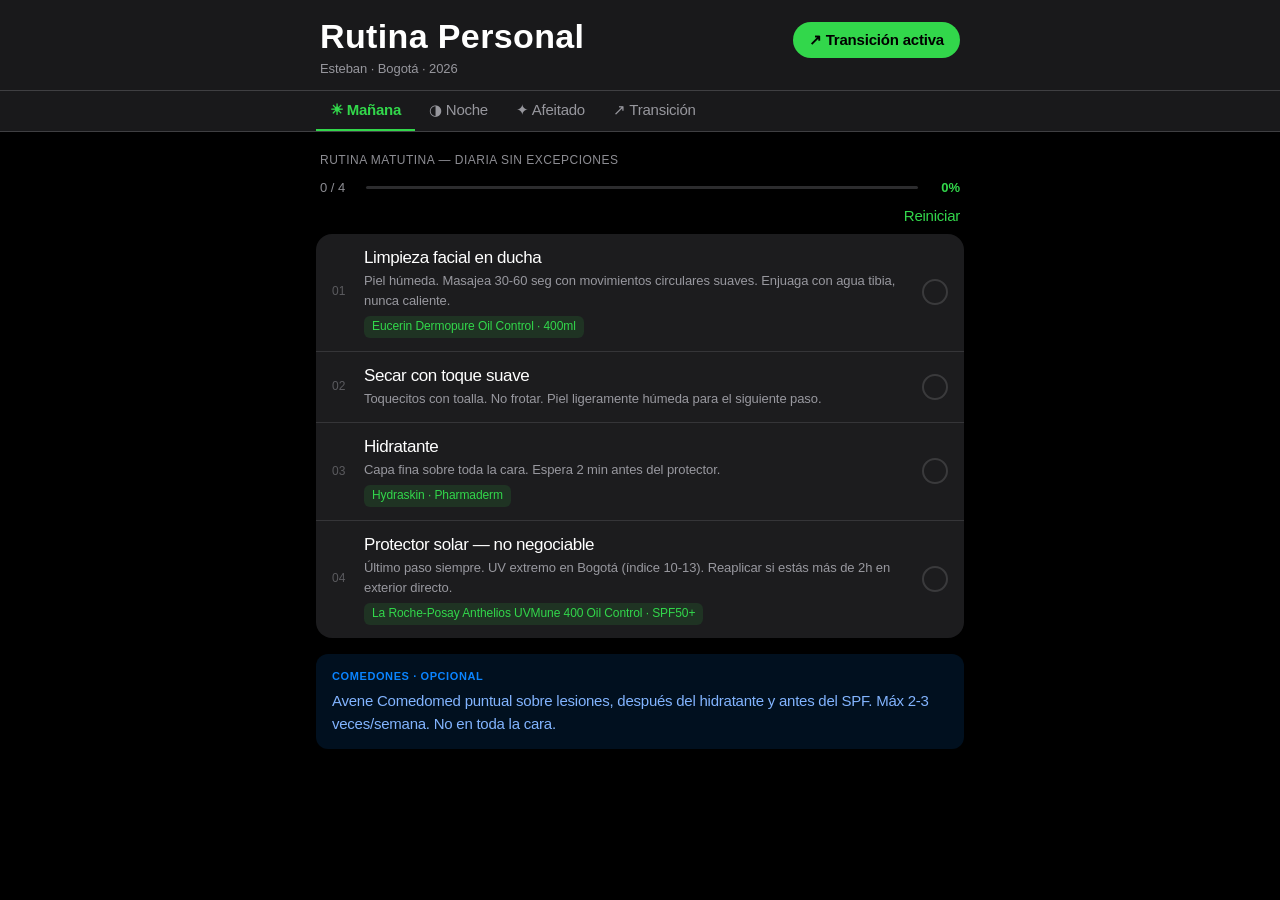
<file: index.html>
<!DOCTYPE html>
<html lang="es">
<head>
  <meta charset="UTF-8">
  <meta name="viewport" content="width=device-width, initial-scale=1, viewport-fit=cover">
  <title>Rutina · Esteban</title>
  <link rel="manifest" href="manifest.json">
  <meta name="theme-color" content="#000000">
  <meta name="apple-mobile-web-app-capable" content="yes">
  <meta name="apple-mobile-web-app-title" content="Rutina">
  <meta name="apple-mobile-web-app-status-bar-style" content="black-translucent">
  <link rel="apple-touch-icon" href="icon-192.png">
  <link rel="stylesheet" href="styles.css">
</head>
<body>

  <header>
    <div class="header-inner">
      <div>
        <div class="header-title" id="app-title">Rutina Personal</div>
        <div class="header-sub"   id="app-subtitle">Esteban · Bogotá</div>
      </div>
      <div class="phase-pill" id="phase-pill">↗ Transición activa</div>
    </div>
  </header>

  <div class="nav-wrap">
    <div class="main-tabs" id="main-tabs"></div>
  </div>

  <div class="content">
    <div id="app-content"></div>
  </div>

  <script src="app.js"></script>
</body>
</html>
</file>
<file: styles.css>
/*
  styles.css — Rutina Personal · Esteban
  Estetica: Apple Fitness / Apple HIG dark
  Version: 3.0
  Referencias: HIG dark mode, SF Pro, colores semanticos Apple
*/

/* ─── Variables ──────────────────────────────────────────────────────────────── */
:root {
  /* Fondos — capas del sistema Apple dark */
  --bg:          #000000;
  --bg2:         #1c1c1e;
  --bg3:         #2c2c2e;
  --bg4:         #3a3a3c;

  /* Colores semanticos Apple Fitness */
  --accent:      #32d74b;   /* verde Apple Fitness */
  --accent-dim:  rgba(50, 215, 75, 0.15);
  --accent-glow: rgba(50, 215, 75, 0.4);
  --blue:        #0a84ff;
  --red:         #ff453a;
  --yellow:      #ffd60a;
  --orange:      #ff9f0a;

  /* Texto — HIG dark */
  --t1:  #ffffff;           /* label */
  --t2:  rgba(235,235,245,0.6);  /* secondary label */
  --t3:  rgba(235,235,245,0.3);  /* tertiary label */
  --t4:  rgba(235,235,245,0.18); /* quaternary */

  /* Separadores */
  --sep: rgba(84,84,88,0.65);
  --sep2: rgba(84,84,88,0.45);

  /* Forma */
  --r:   16px;
  --r-sm: 12px;
  --r-xs: 8px;
}

/* ─── Reset ───────────────────────────────────────────────────────────────────── */
*, *::before, *::after {
  box-sizing: border-box;
  margin: 0; padding: 0;
  -webkit-tap-highlight-color: transparent;
}

/* ─── Base ────────────────────────────────────────────────────────────────────── */
html { font-size: 16px; }

body {
  background: var(--bg);
  color: var(--t1);
  font-family: -apple-system, "SF Pro Text", "Helvetica Neue", sans-serif;
  font-size: 17px;
  line-height: 1.47059;
  min-height: 100vh;
  -webkit-font-smoothing: antialiased;
}

/* ─── Header ──────────────────────────────────────────────────────────────────── */
header {
  background: rgba(28,28,30,0.92);
  -webkit-backdrop-filter: saturate(180%) blur(20px);
  backdrop-filter: saturate(180%) blur(20px);
  border-bottom: 0.5px solid var(--sep);
  padding: env(safe-area-inset-top, 0) 0 0;
  position: sticky;
  top: 0;
  z-index: 100;
}

.header-inner {
  max-width: 680px;
  margin: 0 auto;
  padding: 16px 20px 12px;
  display: flex;
  align-items: flex-start;
  justify-content: space-between;
  gap: 12px;
}

.header-title {
  font-family: -apple-system, "SF Pro Display", "Helvetica Neue", sans-serif;
  font-size: 34px;
  font-weight: 700;
  letter-spacing: 0.37px;
  color: var(--t1);
  line-height: 1.2;
}

.header-sub {
  font-size: 13px;
  color: var(--t2);
  margin-top: 2px;
  letter-spacing: -0.08px;
}

/* Phase pill — estilo chip Apple Fitness */
.phase-pill {
  font-size: 15px;
  font-weight: 600;
  padding: 7px 16px;
  border-radius: 980px;
  background: var(--accent);
  color: #000000;
  border: none;
  cursor: pointer;
  white-space: nowrap;
  flex-shrink: 0;
  margin-top: 6px;
  transition: opacity 0.15s;
  letter-spacing: -0.2px;
}
.phase-pill:active { opacity: 0.75; }

/* ─── Nav tabs ────────────────────────────────────────────────────────────────── */
.nav-wrap {
  background: rgba(28,28,30,0.92);
  -webkit-backdrop-filter: saturate(180%) blur(20px);
  backdrop-filter: saturate(180%) blur(20px);
  border-bottom: 0.5px solid var(--sep);
  position: sticky;
  top: 73px;
  z-index: 99;
}

.main-tabs {
  max-width: 680px;
  margin: 0 auto;
  display: flex;
  overflow-x: auto;
  scrollbar-width: none;
  padding: 0 16px;
}
.main-tabs::-webkit-scrollbar { display: none; }

.main-tab {
  font-family: -apple-system, "SF Pro Text", "Helvetica Neue", sans-serif;
  font-size: 15px;
  font-weight: 400;
  padding: 10px 14px;
  cursor: pointer;
  color: var(--t2);
  border: none;
  border-bottom: 2px solid transparent;
  background: none;
  outline: none;
  white-space: nowrap;
  transition: color 0.15s, border-color 0.15s;
  letter-spacing: -0.24px;
}
.main-tab.active {
  color: var(--accent);
  border-bottom-color: var(--accent);
  font-weight: 600;
}

/* ─── Content ─────────────────────────────────────────────────────────────────── */
.content {
  max-width: 680px;
  margin: 0 auto;
  padding: 20px 16px 60px;
}

.tab-panel { display: none; }
.tab-panel.active { display: block; animation: fadeIn 0.2s ease; }

@keyframes fadeIn {
  from { opacity: 0; transform: translateY(6px); }
  to   { opacity: 1; transform: translateY(0); }
}

/* ─── Section label ───────────────────────────────────────────────────────────── */
.section-label {
  font-size: 13px;
  font-weight: 400;
  letter-spacing: -0.08px;
  color: var(--t2);
  margin: 28px 0 8px 4px;
  text-transform: uppercase;
  font-size: 12px;
  letter-spacing: 0.5px;
}
.section-label:first-child { margin-top: 0; }

/* ─── Progress ────────────────────────────────────────────────────────────────── */
.progress-row {
  display: flex;
  align-items: center;
  gap: 10px;
  margin-bottom: 8px;
  padding: 0 4px;
}
.prog-label { font-size: 13px; color: var(--t2); min-width: 36px; }
.prog-wrap  { flex: 1; height: 3px; background: var(--bg3); border-radius: 3px; overflow: hidden; }
.prog-bar   {
  height: 100%;
  background: var(--accent);
  border-radius: 3px;
  transition: width 0.4s cubic-bezier(0.4,0,0.2,1);
  width: 0%;
  box-shadow: 0 0 6px var(--accent-glow);
}
.prog-pct { font-size: 13px; font-weight: 600; color: var(--accent); min-width: 32px; text-align: right; }

/* ─── Reset button ────────────────────────────────────────────────────────────── */
.reset-row { display: flex; justify-content: flex-end; margin-bottom: 8px; }
.reset-btn {
  font-size: 15px;
  font-weight: 400;
  color: var(--accent);
  background: none;
  border: none;
  padding: 2px 4px;
  cursor: pointer;
  letter-spacing: -0.24px;
}
.reset-btn:active { opacity: 0.6; }

/* ─── Steps — lista agrupada estilo iOS Settings ──────────────────────────────── */
.steps {
  background: var(--bg2);
  border-radius: var(--r);
  overflow: hidden;
  margin-bottom: 16px;
}

.step {
  display: flex;
  align-items: center;
  gap: 12px;
  padding: 13px 16px;
  cursor: pointer;
  border-bottom: 0.5px solid var(--sep2);
  user-select: none;
  transition: background 0.1s;
}
.step:last-child { border-bottom: none; }
.step:active { background: var(--bg3); }

.step.checked .step-name {
  color: var(--t3);
  text-decoration: line-through;
}

.step-num {
  font-size: 12px;
  font-weight: 500;
  color: var(--t3);
  min-width: 20px;
  flex-shrink: 0;
  letter-spacing: 0.2px;
}

.step-body { flex: 1; min-width: 0; }

.step-name {
  font-size: 17px;
  font-weight: 400;
  color: var(--t1);
  line-height: 1.3;
  letter-spacing: -0.41px;
  transition: color 0.15s;
}

.step-detail {
  font-size: 13px;
  color: var(--t2);
  line-height: 1.55;
  margin-top: 2px;
  letter-spacing: -0.08px;
}

.product-tag {
  display: inline-block;
  font-size: 12px;
  font-weight: 400;
  padding: 2px 8px;
  border-radius: 6px;
  background: rgba(50,215,75,0.12);
  color: var(--accent);
  margin-top: 5px;
  letter-spacing: -0.08px;
}

/* Checkbox circular — estilo Apple Fitness ring */
.check-box {
  width: 26px;
  height: 26px;
  border-radius: 50%;
  border: 2px solid var(--bg4);
  flex-shrink: 0;
  display: flex;
  align-items: center;
  justify-content: center;
  transition: all 0.2s cubic-bezier(0.4,0,0.2,1);
  background: transparent;
  position: relative;
}

.step.checked .check-box {
  border-color: var(--accent);
  background: var(--accent);
  animation: ringPop 0.35s cubic-bezier(0.4,0,0.2,1);
  box-shadow: 0 0 0 3px var(--accent-dim);
}

.step.checked .check-box::after {
  content: "";
  width: 6px;
  height: 10px;
  border: 2.5px solid #000;
  border-top: none;
  border-left: none;
  transform: rotate(45deg) translateY(-1px);
}

@keyframes ringPop {
  0%   { transform: scale(1); }
  50%  { transform: scale(1.25); }
  100% { transform: scale(1); }
}

/* ─── Rules — info estática ───────────────────────────────────────────────────── */
.steps-static {
  background: var(--bg2);
  border-radius: var(--r);
  overflow: hidden;
  margin-bottom: 16px;
}

.step-static {
  display: flex;
  align-items: flex-start;
  gap: 12px;
  padding: 13px 16px;
  border-bottom: 0.5px solid var(--sep2);
}
.step-static:last-child { border-bottom: none; }
.step-static .step-num  { color: var(--accent); padding-top: 3px; }

/* ─── Alerts ─────────────────────────────────────────────────────────────────── */
.alert {
  padding: 14px 16px;
  border-radius: var(--r-sm);
  margin-bottom: 12px;
  font-size: 15px;
  line-height: 1.55;
  letter-spacing: -0.24px;
}
.alert-label {
  font-size: 11px;
  font-weight: 700;
  letter-spacing: 0.6px;
  text-transform: uppercase;
  display: block;
  margin-bottom: 4px;
}

.alert-danger { background: rgba(255,69,58,0.15);  color: #ff8f89; }
.alert-danger .alert-label { color: var(--red); }
.alert-warn   { background: rgba(255,214,10,0.12); color: #ffe56e; }
.alert-warn   .alert-label { color: var(--yellow); }
.alert-ok     { background: rgba(50,215,75,0.12);  color: #7fffa0; }
.alert-ok     .alert-label { color: var(--accent); }
.alert-info   { background: rgba(10,132,255,0.12); color: #82b4ff; }
.alert-info   .alert-label { color: var(--blue); }

/* ─── Sub-tabs (escenarios noche) ────────────────────────────────────────────── */
.sub-tabs {
  display: flex;
  gap: 8px;
  margin-bottom: 16px;
  flex-wrap: wrap;
}

.sub-tab {
  font-size: 14px;
  font-weight: 500;
  padding: 7px 16px;
  border-radius: 980px;
  border: none;
  color: var(--t2);
  cursor: pointer;
  background: var(--bg2);
  transition: all 0.15s;
  outline: none;
  letter-spacing: -0.15px;
}
.sub-tab:active { opacity: 0.7; }
.sub-tab.active {
  background: var(--accent);
  color: #000;
  font-weight: 600;
}

.sub-panel        { display: none; }
.sub-panel.active { display: block; animation: fadeIn 0.18s ease; }

/* ─── Divider ─────────────────────────────────────────────────────────────────── */
.divider { height: 0.5px; background: var(--sep); margin: 20px 0; }

/* ─── Metric grid ─────────────────────────────────────────────────────────────── */
.razor-grid {
  display: grid;
  grid-template-columns: repeat(3, 1fr);
  gap: 10px;
  margin-bottom: 16px;
}

.razor-card {
  background: var(--bg2);
  border-radius: var(--r-sm);
  padding: 16px 12px;
  text-align: center;
}
.razor-card.warn-card { background: rgba(255,69,58,0.12); }
.razor-card.ok-card   { background: rgba(50,215,75,0.12); }

.rc-label { font-size: 11px; color: var(--t2); text-transform: uppercase; letter-spacing: 0.5px; margin-bottom: 6px; }
.rc-val   { font-size: 30px; font-weight: 700; line-height: 1; margin-bottom: 4px; color: var(--t1); letter-spacing: -0.5px; }
.warn-card .rc-val { color: var(--red); }
.ok-card   .rc-val { color: var(--accent); text-shadow: 0 0 12px var(--accent-glow); }
.rc-val-default    { color: var(--t1); }
.rc-sub { font-size: 12px; color: var(--t2); }

/* ─── Day selector ────────────────────────────────────────────────────────────── */
.day-selector { display: flex; gap: 8px; flex-wrap: wrap; margin: 10px 0 14px; }

.day-btn {
  font-size: 13px;
  font-weight: 500;
  width: 44px;
  height: 44px;
  border-radius: 50%;
  border: none;
  color: var(--t2);
  background: var(--bg2);
  cursor: pointer;
  transition: all 0.15s;
  outline: none;
  display: flex;
  align-items: center;
  justify-content: center;
  letter-spacing: -0.1px;
}
.day-btn:active { opacity: 0.7; }
.day-btn.selected {
  background: var(--accent);
  color: #000;
  font-weight: 700;
  box-shadow: 0 0 12px var(--accent-glow);
}

/* ─── Phase tracker ───────────────────────────────────────────────────────────── */
.tracker {
  background: var(--bg2);
  border-radius: var(--r);
  padding: 18px;
  margin-bottom: 16px;
}

.tracker-title { font-size: 20px; font-weight: 700; color: var(--t1); margin-bottom: 3px; letter-spacing: -0.45px; }
.tracker-sub   { font-size: 15px; color: var(--t2); margin-bottom: 16px; letter-spacing: -0.24px; }

.tracker-phases {
  display: grid;
  grid-template-columns: repeat(4, 1fr);
  gap: 6px;
  margin-bottom: 14px;
}

.tracker-phase {
  padding: 10px 6px;
  text-align: center;
  font-size: 11px;
  font-weight: 500;
  color: var(--t2);
  background: var(--bg3);
  border-radius: var(--r-xs);
  cursor: pointer;
  transition: all 0.15s;
  line-height: 1.4;
  border: 1.5px solid transparent;
}
.tracker-phase:active { opacity: 0.7; }
.tracker-phase.current {
  background: rgba(50,215,75,0.15);
  color: var(--accent);
  border-color: rgba(50,215,75,0.4);
  font-weight: 700;
}

.phase-num { font-size: 22px; font-weight: 700; display: block; margin-bottom: 3px; color: inherit; letter-spacing: -0.5px; }

.phase-desc {
  font-size: 15px;
  color: var(--t2);
  line-height: 1.6;
  padding: 14px 16px;
  background: var(--bg3);
  border-radius: var(--r-xs);
  letter-spacing: -0.24px;
}

/* ─── Permit table ────────────────────────────────────────────────────────────── */
.permit-table {
  width: 100%;
  border-collapse: collapse;
  font-size: 15px;
  background: var(--bg2);
  border-radius: var(--r);
  overflow: hidden;
}

.permit-table thead tr { background: var(--bg3); border-bottom: 0.5px solid var(--sep); }
.permit-table th {
  text-align: left;
  padding: 10px 14px;
  font-size: 11px;
  font-weight: 600;
  color: var(--t2);
  letter-spacing: 0.5px;
  text-transform: uppercase;
}
.permit-table th:not(:first-child) { text-align: center; }
.permit-table td {
  padding: 12px 14px;
  border-bottom: 0.5px solid var(--sep2);
  color: var(--t2);
  letter-spacing: -0.24px;
}
.permit-table tr:last-child td { border-bottom: none; }
.permit-table td:not(:first-child) { text-align: center; font-size: 16px; }

.ok-cell   { color: var(--accent); font-weight: 700; }
.no-cell   { color: var(--red);    font-weight: 700; }
.half-cell { color: var(--yellow); font-size: 13px;  font-weight: 600; }

/* ─── Responsive ──────────────────────────────────────────────────────────────── */
@media (max-width: 480px) {
  .tracker-phases { grid-template-columns: repeat(2, 1fr); }
  .razor-grid     { grid-template-columns: repeat(2, 1fr); }
  .razor-grid .razor-card:last-child { grid-column: span 2; }
  .header-title   { font-size: 28px; }
  .content        { padding: 16px 12px 60px; }
}
</file>
